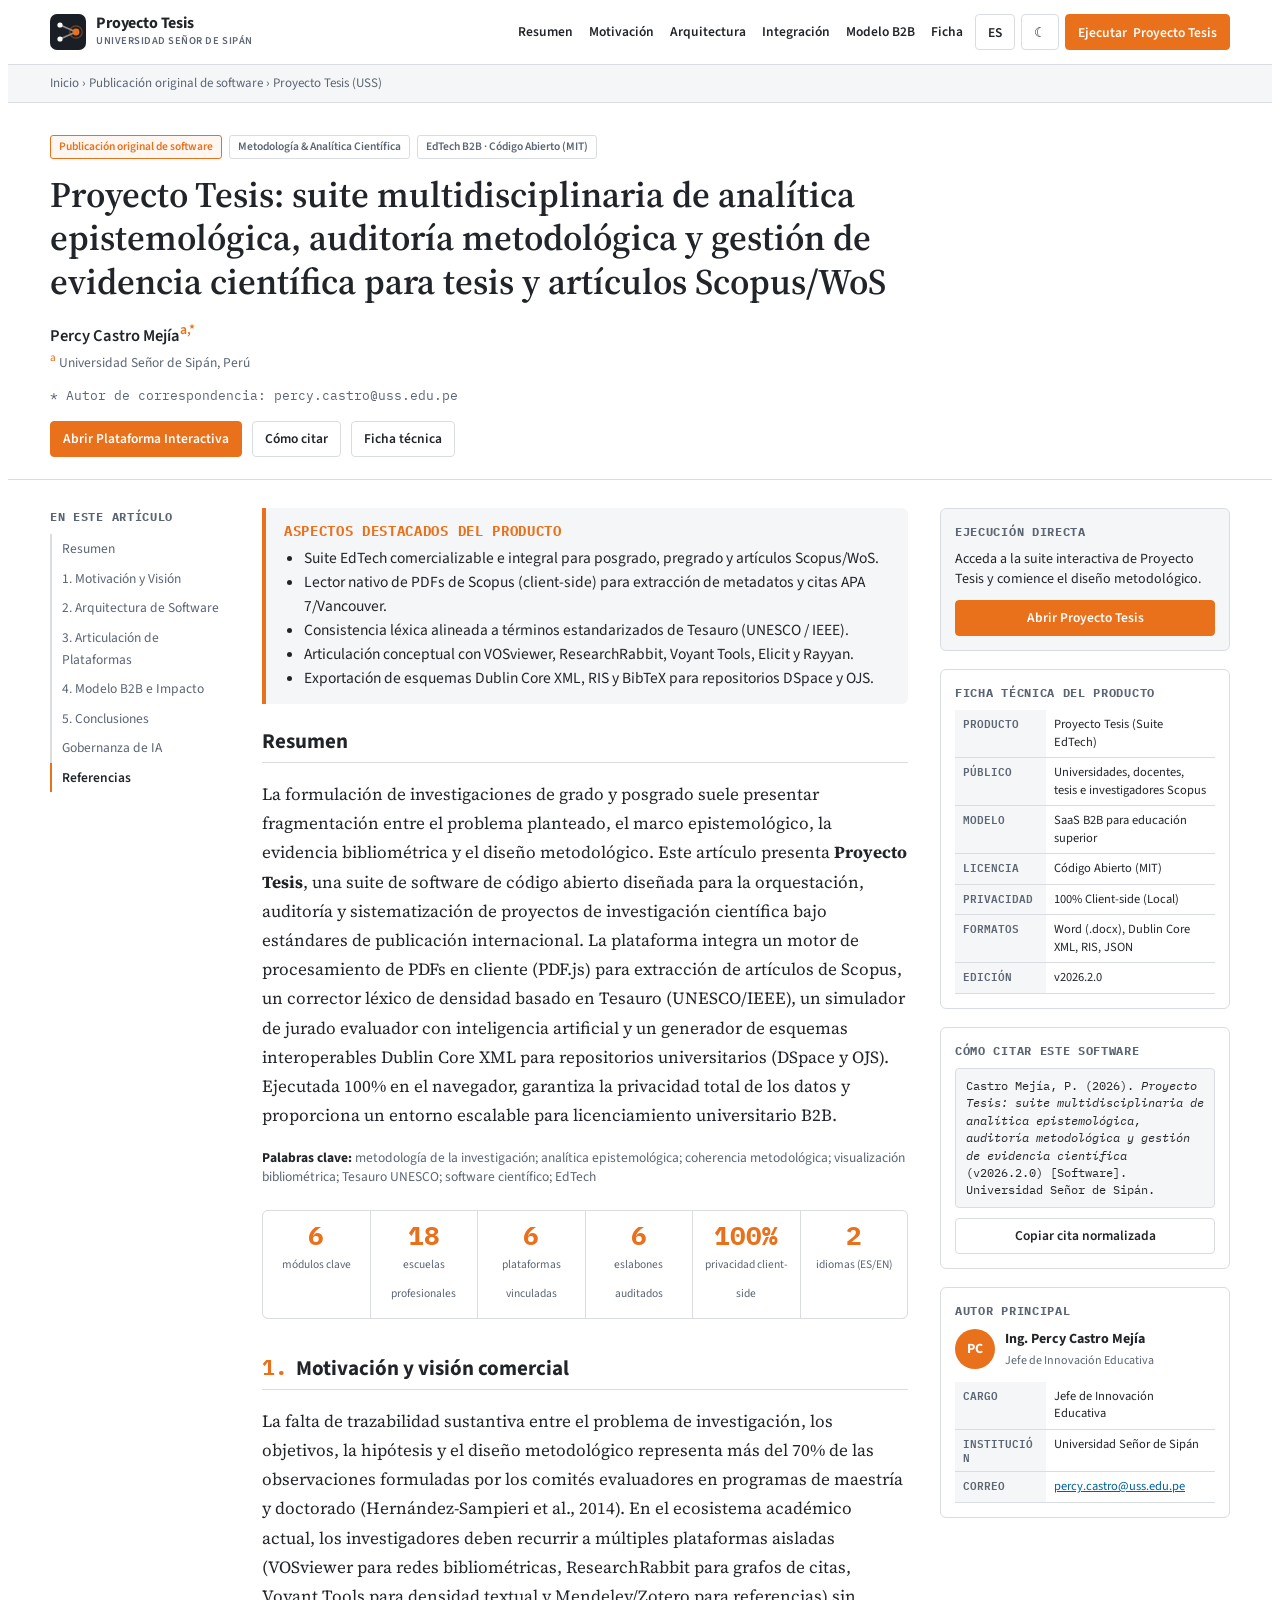
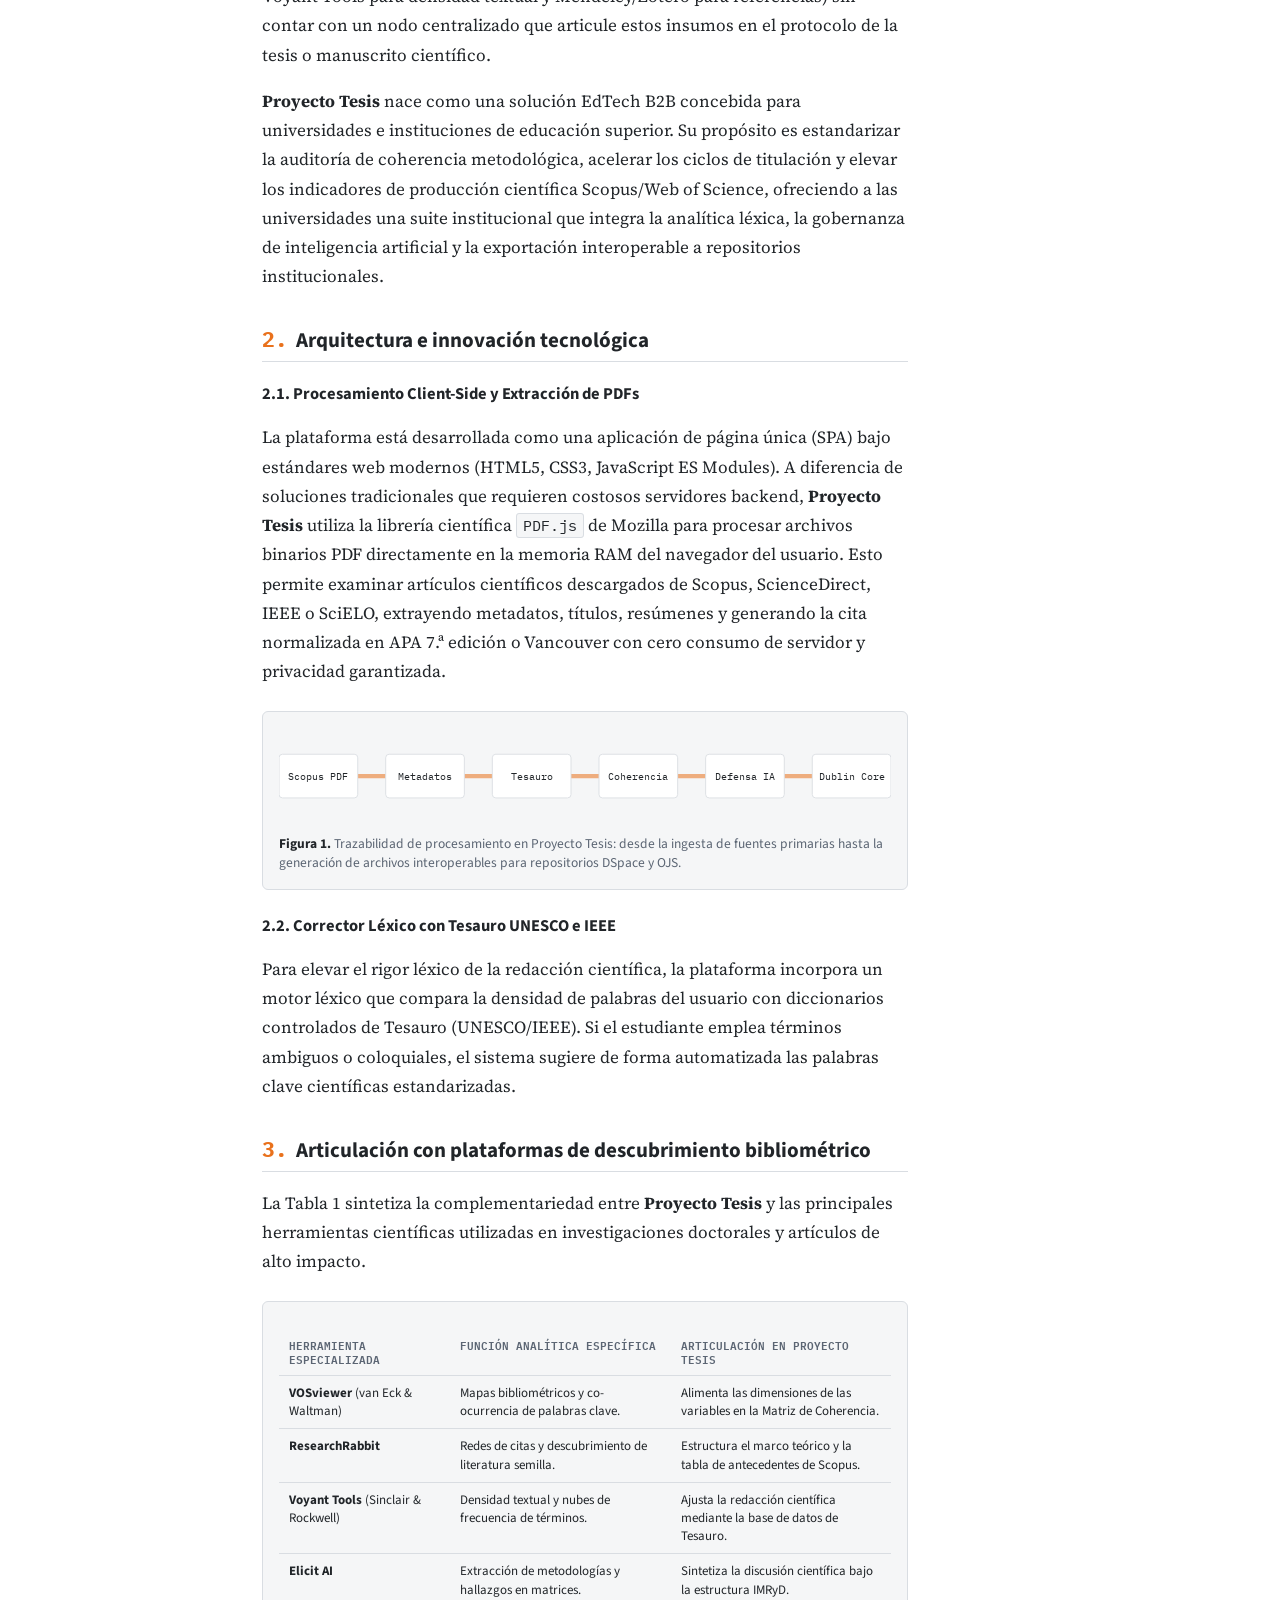
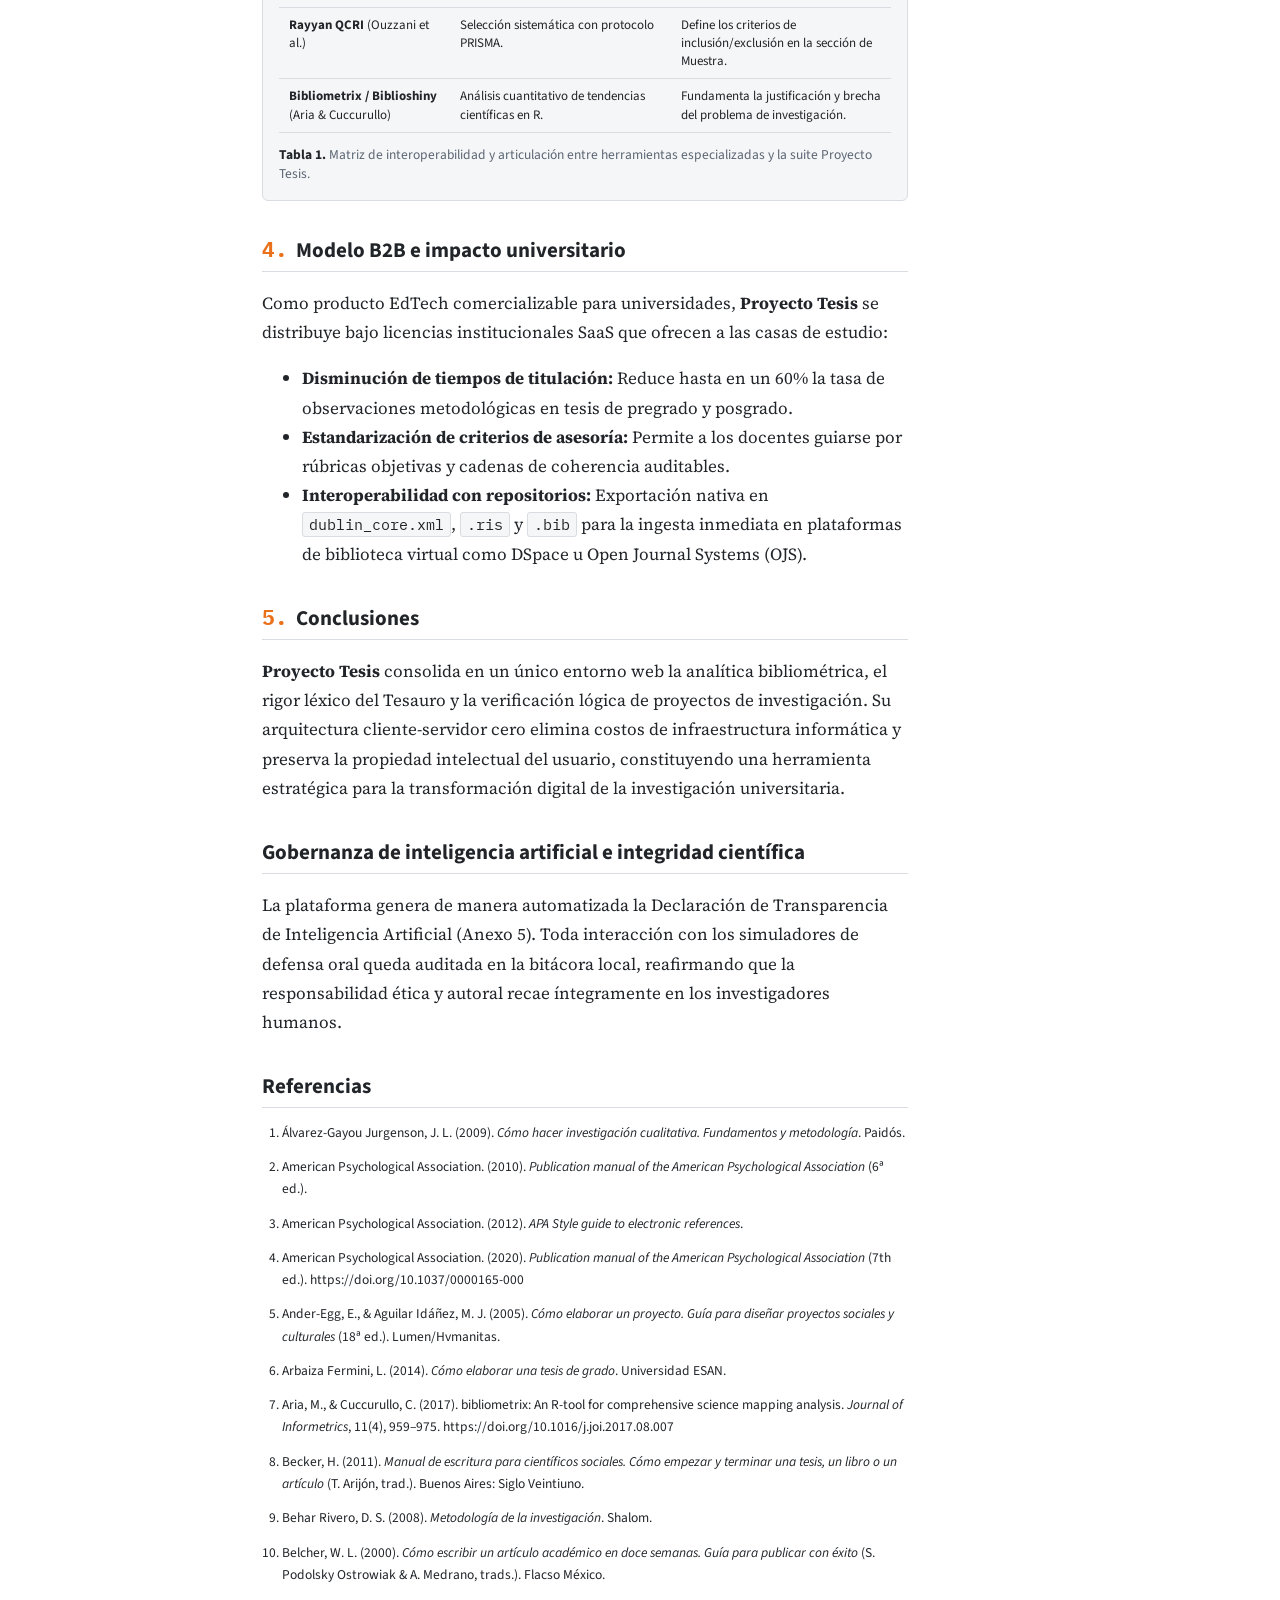
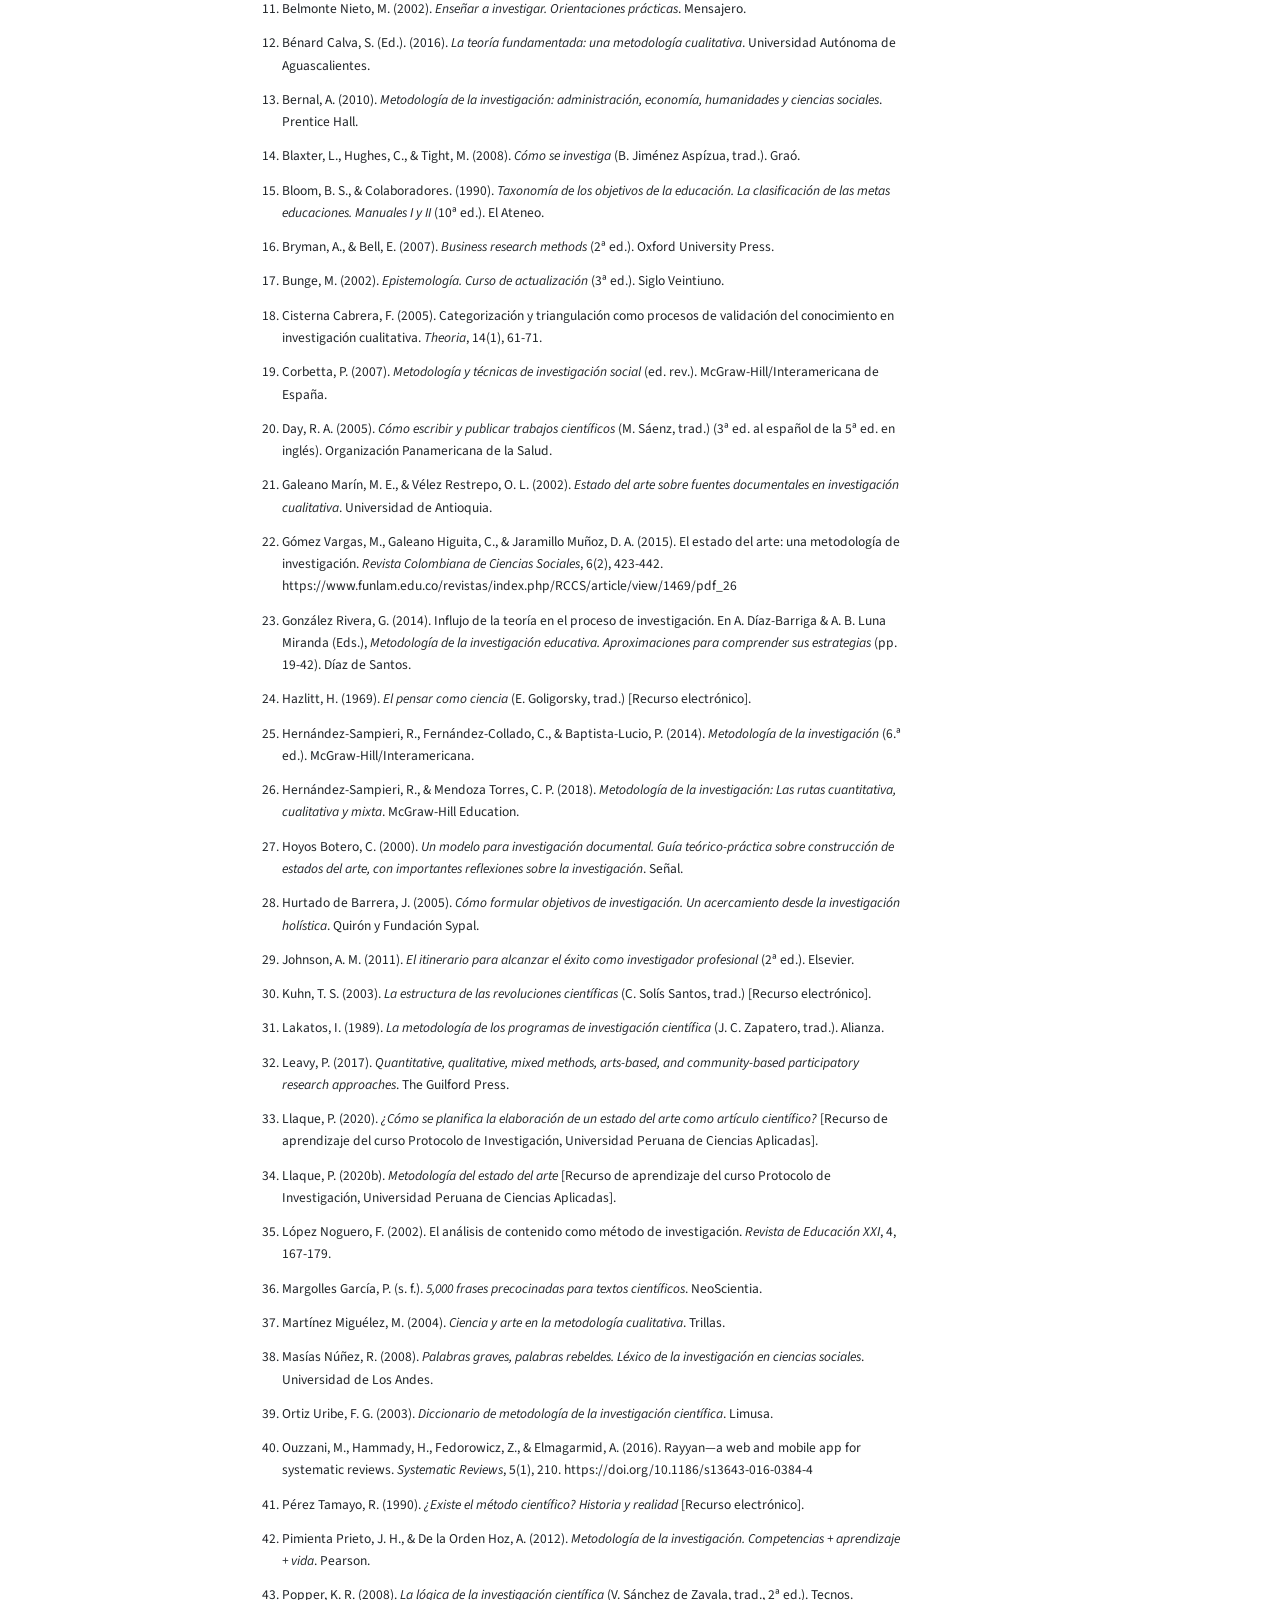
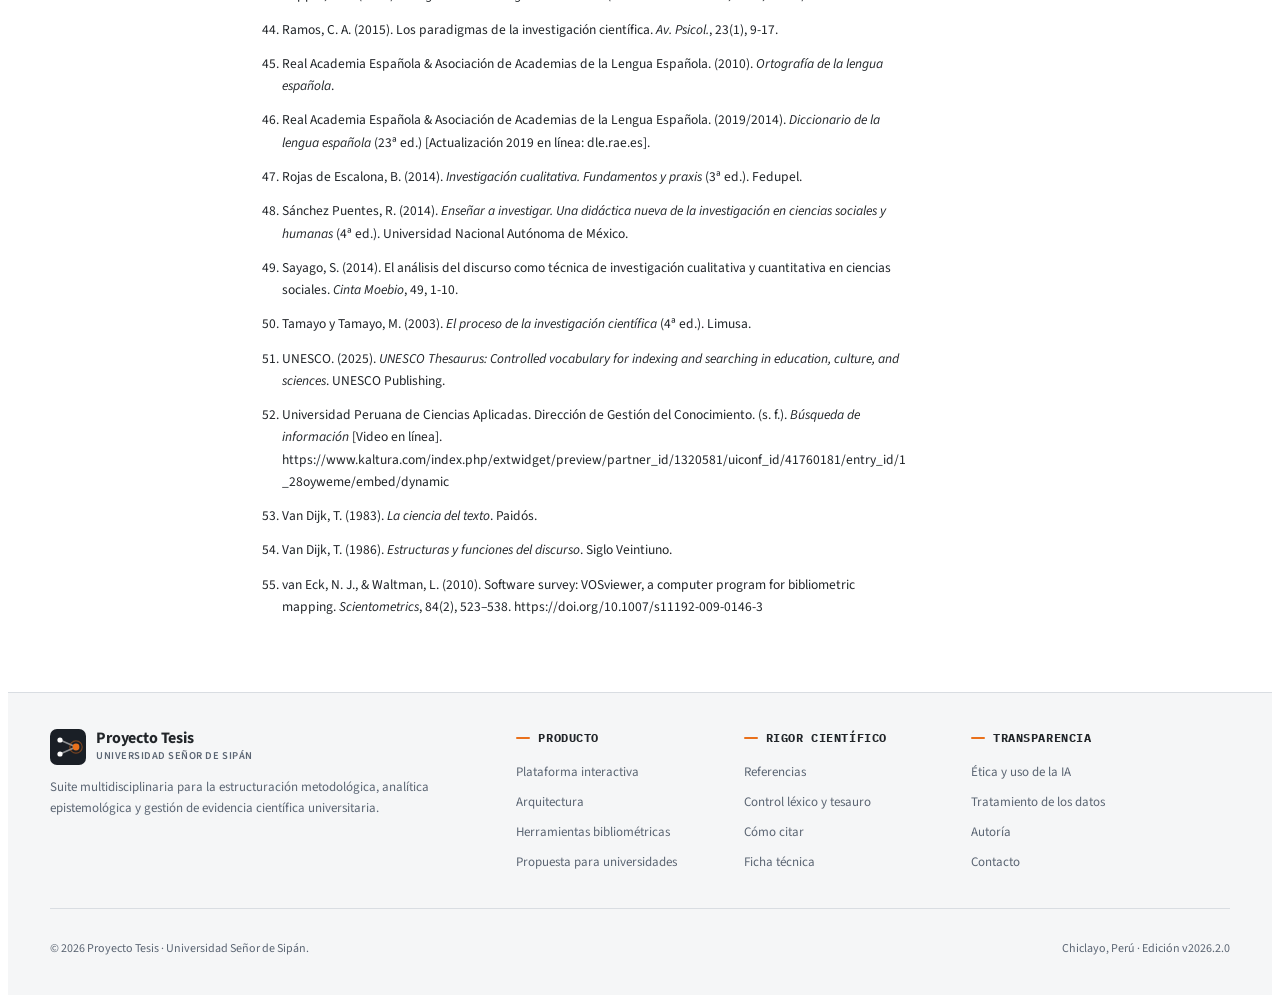
<file: index.html>
<!DOCTYPE html>
<html lang="es" data-theme="light">
<head>
<meta charset="UTF-8">
<meta name="viewport" content="width=device-width, initial-scale=1.0, viewport-fit=cover">
<title>Proyecto Tesis · Universidad Señor de Sipán</title>
<meta name="description" content="Suite de analítica epistemológica, auditoría metodológica de coherencia y gestión de evidencia científica para tesis universitarias y publicaciones Scopus/WoS.">

<!-- Favicon de pestaña con el isotipo oficial -->
<link rel="icon" type="image/svg+xml" href="data:image/svg+xml,<svg xmlns='http://www.w3.org/2000/svg' viewBox='0 0 36 36'><rect fill='%231A1F26' width='36' height='36' rx='7'/><path stroke='%23FFF' stroke-opacity='.5' stroke-width='1.6' fill='none' stroke-linecap='round' d='M10 11L26 18M10 25L26 18'/><circle fill='%23FFF' cx='10' cy='11' r='2.6'/><circle fill='%23FFF' cx='10' cy='25' r='2.6'/><circle fill='none' stroke='%23E9711C' stroke-opacity='.45' stroke-width='1.2' cx='26' cy='18' r='6.2'/><circle fill='%23E9711C' cx='26' cy='18' r='3.4'/></svg>">

<meta name="citation_title" content="Proyecto Tesis: suite multidisciplinaria de analítica epistemológica, auditoría metodológica y gestión de evidencia científica para tesis y artículos de alto impacto">
<meta name="citation_author" content="Castro Mejía, Percy">
<meta name="citation_publication_date" content="2026">
<meta name="citation_journal_title" content="Revista de Investigación, Innovación Educativa y Software Científico USS">
<meta name="citation_technical_report_institution" content="Universidad Señor de Sipán">

<link rel="preconnect" href="https://fonts.googleapis.com">
<link rel="preconnect" href="https://fonts.gstatic.com" crossorigin>
<link href="https://fonts.googleapis.com/css2?family=Source+Sans+3:ital,wght@0,400;0,600;0,700;1,400&family=Source+Serif+4:ital,wght@0,400;0,600;1,400&family=IBM+Plex+Mono:wght@400;600&display=swap" rel="stylesheet">

<style>
:root {
  --bg: #FFFFFF;
  --pn: #F5F6F7;
  --tx: #212529;
  --mt: #5B6573;
  --ln: #D9DDE2;
  --ac: #E9711C;
  --ac-hover: #D4600F;
  --lk: #00629B;
  --ok: #2E8B57;
  --rk: #D99A00;
  --bd: #C23B3B;
  --font-serif: 'Source Serif 4', Georgia, serif;
  --font-sans: 'Source Sans 3', system-ui, -apple-system, sans-serif;
  --font-mono: 'IBM Plex Mono', monospace;
}

[data-theme="dark"] {
  --bg: #0F1317;
  --pn: #171C22;
  --tx: #E6E8EB;
  --mt: #9AA4B2;
  --ln: #2A313A;
  --lk: #6DB6E8;
  --ac: #E9711C;
  --ac-hover: #FF8533;
}

#gt {
  position: absolute !important;
  left: -9999px !important;
  top: -9999px !important;
  width: 1px !important;
  height: 1px !important;
  overflow: hidden !important;
}

iframe.goog-te-banner-frame,
.goog-te-banner-frame,
.goog-te-balloon-frame,
#goog-gt-tt,
.goog-te-spinner-pos,
.VIpgJd-Z441Uc-OJanTX,
.VIpgJd-Z441Uc-OJanTX-iATh2e,
iframe[id*=":1.container"],
iframe[id*=":2.container"],
iframe[class*="goog-te-banner-frame"],
.skiptranslate {
  display: none !important;
  visibility: hidden !important;
  opacity: 0 !important;
  height: 0 !important;
}

html {
  top: 0px !important;
  position: static !important;
}
body {
  top: 0px !important;
  margin-top: 0px !important;
  position: static !important;
  background: var(--bg);
  color: var(--tx);
  font: 16px/1.6 var(--font-sans);
  -webkit-font-smoothing: antialiased;
  transition: background-color 0.2s ease, color 0.2s ease;
}

.goog-text-highlight,
font[style*="background-color"] {
  background-color: transparent !important;
  background: transparent !important;
  box-shadow: none !important;
  border: none !important;
}

* { box-sizing: border-box; }
html { scroll-behavior: smooth; scroll-padding-top: 80px; }

a { color: var(--lk); transition: color 0.15s ease; }
a:hover { color: var(--ac); }
code { font-family: var(--font-mono); font-size: 0.88em; background: var(--pn); padding: 2px 6px; border-radius: 3px; border: 1px solid var(--ln); color: var(--tx); word-break: break-word; }

#skeleton-overlay {
  position: fixed;
  inset: 0;
  z-index: 9999;
  background: var(--bg);
  padding: 24px;
  display: flex;
  flex-direction: column;
  gap: 20px;
  pointer-events: none;
  transition: opacity 0.35s ease, visibility 0.35s ease;
}
#skeleton-overlay.hidden { opacity: 0; visibility: hidden; }
.sk-anim {
  background: linear-gradient(90deg, var(--pn) 25%, var(--ln) 50%, var(--pn) 75%);
  background-size: 200% 100%;
  animation: skShimmer 1.4s infinite;
  border-radius: 4px;
}
@keyframes skShimmer { 0% { background-position: -200% 0; } 100% { background-position: 200% 0; } }

/* NAVBAR RESPONSIVO OPTIMIZADO */
.nav { position: sticky; top: 0; z-index: 50; background: var(--bg); border-bottom: 1px solid var(--ln); backdrop-filter: blur(8px); transition: background-color 0.2s ease, border-color 0.2s ease; }
.in { max-width: 1220px; margin: 0 auto; padding: 0 20px; }
.nav .in { display: flex; align-items: center; gap: 12px; height: 64px; justify-content: space-between; }
.brand { display: flex; align-items: center; gap: 10px; text-decoration: none; color: var(--tx); flex-shrink: 0; min-width: 0; }

.mk { width: 36px; height: 36px; flex: none; display: block; }
.mk .bg { fill: #1A1F26; }
[data-theme="dark"] .mk .bg { fill: #11151A; }
.mk .ln { stroke: #fff; stroke-opacity: .5; stroke-width: 1.6; fill: none; stroke-linecap: round; }
.mk .nd { fill: #fff; }
.mk .ac { fill: var(--ac); }
.mk .rg { fill: none; stroke: var(--ac); stroke-opacity: .45; stroke-width: 1.2; }

.brand b { display: block; font-size: 16px; line-height: 1.15; color: var(--tx); letter-spacing: -0.01em; white-space: nowrap; }
.brand small { color: var(--mt); font-size: 10.5px; text-transform: uppercase; font-weight: 600; letter-spacing: 0.05em; white-space: nowrap; display: block; }

.links { display: flex; gap: 16px; margin-left: auto; font-size: 13.5px; font-weight: 600; }
.links a { color: var(--tx); text-decoration: none; }
.links a:hover { color: var(--ac); }

.tools { display: flex; gap: 6px; align-items: center; flex-shrink: 0; }

button, .btn {
  font: 600 13.5px var(--font-sans); cursor: pointer; border: 1px solid var(--ln);
  background: var(--bg); color: var(--tx); border-radius: 4px; padding: 6px 12px;
  text-decoration: none; display: inline-flex; align-items: center; justify-content: center; gap: 6px;
  transition: all 0.15s ease; min-height: 36px; white-space: nowrap;
}
button:hover, .btn:hover { border-color: var(--mt); }
.btn.p { background: var(--ac); border-color: var(--ac); color: #FFF; }
.btn.p:hover { background: var(--ac-hover); border-color: var(--ac-hover); }

:focus-visible { outline: 2px solid var(--ac); outline-offset: 2px; }

.crumb { background: var(--pn); border-bottom: 1px solid var(--ln); font-size: 13px; color: var(--mt); }
.crumb .in { padding-top: 8px; padding-bottom: 8px; overflow-x: auto; white-space: nowrap; }

.hero { padding: 30px 0 22px; border-bottom: 1px solid var(--ln); }
.tag { display: inline-block; font-size: 11.5px; font-weight: 600; border: 1px solid var(--ln); border-radius: 3px; padding: 2px 8px; margin: 0 4px 6px 0; color: var(--mt); }
.tag.o { border-color: var(--ac); color: var(--ac); background: rgba(233,113,28,0.06); }

h1 { font: 600 clamp(22px, 3.4vw, 36px)/1.2 var(--font-serif); margin: 8px 0 16px; max-width: 980px; color: var(--tx); }
.au { font-size: 16.5px; font-weight: 600; color: var(--tx); }
.au sup, .af sup { color: var(--ac); }
.af { font-size: 13.5px; color: var(--mt); }
.meta { margin-top: 12px; font-size: 12.5px; color: var(--mt); font-family: var(--font-mono); }
.hero .row { margin-top: 16px; display: flex; gap: 10px; flex-wrap: wrap; }

/* REGLAS DE GRID RESPONSIVAS */
.wrap { display: grid; grid-template-columns: 180px minmax(0, 1fr) 290px; gap: 32px; padding-top: 28px; padding-bottom: 60px; }
.toc { position: sticky; top: 84px; align-self: start; font-size: 13.5px; }
.toc h4, .side h3 { margin: 0 0 8px; font-size: 11.5px; font-family: var(--font-mono); letter-spacing: 0.06em; text-transform: uppercase; color: var(--mt); }
.toc a { display: block; padding: 4px 0 4px 10px; border-left: 2px solid var(--ln); color: var(--mt); text-decoration: none; }
.toc a.on { border-color: var(--ac); color: var(--tx); font-weight: 600; }

/* MENÚ NAVEGACIÓN RÁPIDA MÓVIL (TOC DESPLEGABLE) */
.mobile-toc { display: none; background: var(--pn); border: 1px solid var(--ln); border-radius: 6px; padding: 12px 14px; margin-bottom: 24px; font-family: var(--font-sans); }
.mobile-toc summary { font-size: 13.5px; font-weight: 700; color: var(--tx); cursor: pointer; display: flex; align-items: center; justify-content: space-between; font-family: var(--font-mono); text-transform: uppercase; letter-spacing: 0.04em; }
.mobile-toc summary::after { content: "▼"; font-size: 10px; color: var(--ac); transition: transform 0.2s ease; }
.mobile-toc[open] summary::after { transform: rotate(180deg); }
.mobile-toc nav { margin-top: 10px; padding-top: 8px; border-top: 1px solid var(--ln); display: flex; flex-direction: column; gap: 8px; font-size: 14px; }
.mobile-toc nav a { color: var(--tx); text-decoration: none; padding: 4px 0; border-left: 2px solid transparent; padding-left: 8px; }
.mobile-toc nav a:hover, .mobile-toc nav a.on { border-color: var(--ac); color: var(--ac); font-weight: 600; }

article { font-family: var(--font-serif); font-size: 17px; line-height: 1.72; max-width: 760px; color: var(--tx); width: 100%; min-width: 0; }
article h2 { font: 700 21px var(--font-sans); margin: 34px 0 8px; padding-bottom: 6px; border-bottom: 1px solid var(--ln); color: var(--tx); }
article h3 { font: 700 16.5px var(--font-sans); margin: 20px 0 4px; color: var(--tx); }
article h2 span { color: var(--ac); margin-right: 8px; font-family: var(--font-mono); }

.box { background: var(--pn); border-left: 4px solid var(--ac); padding: 14px 18px; margin: 0 0 22px; font-family: var(--font-sans); font-size: 15.5px; line-height: 1.55; border-radius: 0 6px 6px 0; color: var(--tx); }
.box h2 { border: 0; margin: 0 0 6px; padding: 0; font-size: 13.5px; font-family: var(--font-mono); text-transform: uppercase; letter-spacing: 0.05em; color: var(--ac); }
.box ul { margin: 0; padding-left: 20px; }
.kw { font: 13.5px var(--font-sans); color: var(--mt); margin-top: 10px; } .kw b { color: var(--tx); }

.kpi { display: grid; grid-template-columns: repeat(auto-fit, minmax(105px, 1fr)); gap: 1px; background: var(--ln); border: 1px solid var(--ln); margin: 24px 0; font-family: var(--font-sans); border-radius: 6px; overflow: hidden; }
.kpi div { background: var(--bg); padding: 10px 8px; text-align: center; }
.kpi b { display: block; font-size: 26px; line-height: 1.1; color: var(--ac); font-family: var(--font-mono); }
.kpi small { color: var(--mt); font-size: 11.5px; }

figure { margin: 24px 0; padding: 16px; border: 1px solid var(--ln); border-radius: 6px; font-family: var(--font-sans); background: var(--pn); overflow: hidden; }
figcaption { font-size: 13.5px; color: var(--mt); margin-top: 10px; line-height: 1.45; } figcaption b { color: var(--tx); }

.diagram-container { width: 100%; overflow-x: auto; -webkit-overflow-scrolling: touch; margin-bottom: 4px; }
.diagram-container svg { min-width: 580px; height: auto; display: block; }

.table-container { width: 100%; overflow-x: auto; -webkit-overflow-scrolling: touch; margin: 12px 0; }
.table-container table { min-width: 580px; }

table { border-collapse: collapse; width: 100%; font: 13px/1.4 var(--font-sans); color: var(--tx); table-layout: auto; }
th, td { text-align: left; padding: 8px 10px; border-bottom: 1px solid var(--ln); vertical-align: top; word-break: break-word; }
th { color: var(--mt); font-weight: 600; font-family: var(--font-mono); font-size: 10.5px; text-transform: uppercase; background: var(--pn); }

.side { display: grid; gap: 18px; align-self: start; font-size: 14px; font-family: var(--font-sans); width: 100%; max-width: 290px; }
.card { border: 1px solid var(--ln); border-radius: 6px; padding: 14px; background: var(--bg); color: var(--tx); overflow: hidden; }
.card.d { background: var(--pn); }
.card p { margin: 0 0 10px; line-height: 1.45; }
.card table { width: 100%; font-size: 12.5px; }
.card th { font-size: 10.5px; padding: 6px 8px; width: 35%; }
.card td { padding: 6px 8px; }
.cite { font-size: 12px; font-family: var(--font-mono); background: var(--pn); padding: 8px 10px; border-radius: 4px; border: 1px solid var(--ln); margin: 0 0 10px; word-break: break-word; color: var(--tx); line-height: 1.4; }

.author-profile { display: flex; gap: 10px; align-items: center; margin-bottom: 10px; }
.av-box { width: 40px; height: 40px; border-radius: 50%; background: var(--ac); color: #FFF; display: flex; align-items: center; justify-content: center; font-weight: 700; font-family: var(--font-sans); flex-shrink: 0; font-size: 14px; }

ol.ref { font-size: 13.5px; padding-left: 20px; font-family: var(--font-sans); line-height: 1.65; word-break: break-word; }
ol.ref li { margin-bottom: 12px; }

footer { background: var(--pn); border-top: 1px solid var(--ln); font-size: 13.5px; color: var(--mt); padding: 36px 0 24px; font-family: var(--font-sans); }
.footer-grid { display: grid; grid-template-columns: 2.2fr 1fr 1fr 1.3fr; gap: 28px; margin-bottom: 28px; }
.footer-col h5 { font-family: var(--font-mono); font-size: 11.5px; font-weight: 700; text-transform: uppercase; color: var(--tx); margin: 0 0 14px; letter-spacing: 0.05em; display: flex; align-items: center; gap: 8px; }
.footer-col h5::before { content: ""; display: inline-block; width: 14px; height: 2.5px; background: var(--ac); border-radius: 1px; }
.footer-col ul { list-style: none; padding: 0; margin: 0; }
.footer-col ul li { margin-bottom: 8px; }
.footer-col ul a { text-decoration: none; color: var(--mt); transition: color 0.15s ease; font-size: 13px; }
.footer-col ul a:hover { color: var(--ac); }
.footer-bottom { border-top: 1px solid var(--ln); padding-top: 18px; display: flex; justify-content: space-between; flex-wrap: wrap; gap: 10px; font-size: 12px; }

/* MEDIA QUERIES ESPECÍFICAS PARA NAVBAR MÓVIL PANTALLAS CHICAS */
@media (max-width: 1020px) {
  .wrap { grid-template-columns: minmax(0, 1fr); gap: 24px; padding-top: 20px; }
  .toc { display: none; }
  .mobile-toc { display: block; }
  .links { display: none; }
  .side { max-width: 100%; display: grid; grid-template-columns: repeat(2, 1fr); gap: 16px; }
  .side .card.d { grid-column: span 2; }
  .footer-grid { grid-template-columns: 1fr 1fr; gap: 24px; }
}

@media (max-width: 640px) {
  .in { padding: 0 12px; }
  .nav .in { padding: 0 10px; gap: 6px; }
  .mk { width: 32px; height: 32px; }
  .brand b { font-size: 14.5px; }
  .brand small { display: none; }
  .tools { gap: 4px; }
  .tools button { padding: 5px 8px; font-size: 12px; min-height: 34px; }
  .btn-cta { padding: 5px 10px; font-size: 12px; min-height: 34px; }
  .hide-mobile { display: none; }
  
  .hero { padding: 20px 0 16px; }
  .hero .row { flex-direction: column; }
  .hero .row .btn { width: 100%; justify-content: center; }
  
  article { font-size: 16px; line-height: 1.65; }
  article h2 { font-size: 19px; margin: 26px 0 8px; }
  
  .kpi { grid-template-columns: repeat(3, 1fr); }
  .kpi b { font-size: 22px; }
  
  .side { grid-template-columns: 1fr; }
  .side .card.d { grid-column: span 1; }
  
  .footer-grid { grid-template-columns: 1fr; gap: 20px; }
  .footer-bottom { flex-direction: column; text-align: center; }
}

@media (max-width: 380px) {
  .brand b { font-size: 13.5px; }
  .tools button { padding: 4px 6px; font-size: 11.5px; }
  .btn-cta { padding: 4px 8px; font-size: 11.5px; }
  .kpi { grid-template-columns: repeat(2, 1fr); }
}

@media print { .nav, .toc, .mobile-toc, .side .btn, footer { display: none; } .wrap { display: block; } }
</style>
</head>
<body>

<div id="gt"></div>

<div id="skeleton-overlay">
  <div class="sk-anim" style="height: 55px; width: 100%;"></div>
  <div class="sk-anim" style="height: 100px; width: 80%;"></div>
  <div class="sk-anim" style="height: 380px; width: 100%;"></div>
</div>

<!-- HEADER RESPONSIVO CON BOTÓN CTA DINÁMICO -->
<header class="nav"><div class="in">
  <a class="brand" href="#top" id="top">
    <svg class="mk" viewBox="0 0 36 36" aria-hidden="true"><rect class="bg" width="36" height="36" rx="7"/><path class="ln" d="M10 11L26 18M10 25L26 18"/><circle class="nd" cx="10" cy="11" r="2.6"/><circle class="nd" cx="10" cy="25" r="2.6"/><circle class="rg" cx="26" cy="18" r="6.2"/><circle class="ac" cx="26" cy="18" r="3.4"/></svg>
    <span><b>Proyecto Tesis</b><small>Universidad Señor de Sipán</small></span>
  </a>
  <nav class="links">
    <a href="#abstract">Resumen</a>
    <a href="#s1">Motivación</a>
    <a href="#s2">Arquitectura</a>
    <a href="#s3">Integración</a>
    <a href="#s4">Modelo B2B</a>
    <a href="#meta">Ficha</a>
  </nav>
  <div class="tools">
    <button id="lg" aria-label="Cambiar idioma" title="Cambiar Idioma ES/EN">ES</button>
    <button id="th" aria-label="Cambiar tema" title="Modo Claro/Oscuro">☾</button>
    <a class="btn p btn-cta" href="app.html"><span>Ejecutar</span><span class="hide-mobile"> Proyecto Tesis</span></a>
  </div>
</div></header>

<div class="crumb"><div class="in">Inicio › Publicación original de software › Proyecto Tesis (USS)</div></div>

<section class="hero"><div class="in">
  <span class="tag o">Publicación original de software</span>
  <span class="tag">Metodología & Analítica Científica</span>
  <span class="tag">EdTech B2B · Código Abierto (MIT)</span>
  
  <h1>Proyecto Tesis: suite multidisciplinaria de analítica epistemológica, auditoría metodológica y gestión de evidencia científica para tesis y artículos Scopus/WoS</h1>
  
  <div class="au">Percy Castro Mejía<sup>a,*</sup></div>
  <div class="af"><sup>a</sup> Universidad Señor de Sipán, Perú</div>
  <div class="meta">* Autor de correspondencia: percy.castro@uss.edu.pe</div>
  
  <div class="row">
    <a class="btn p" href="app.html">Abrir Plataforma Interactiva</a>
    <a class="btn" href="#cite">Cómo citar</a>
    <a class="btn" href="#meta">Ficha técnica</a>
  </div>
</div></section>

<div class="in wrap">

<nav class="toc" aria-label="Contenido en pantalla grande">
  <h4>En este artículo</h4>
  <a href="#abstract">Resumen</a>
  <a href="#s1">1. Motivación y Visión</a>
  <a href="#s2">2. Arquitectura de Software</a>
  <a href="#s3">3. Articulación de Plataformas</a>
  <a href="#s4">4. Modelo B2B e Impacto</a>
  <a href="#s5">5. Conclusiones</a>
  <a href="#s6">Gobernanza de IA</a>
  <a href="#refs">Referencias</a>
</nav>

<article>
<details class="mobile-toc">
  <summary>Índice del Artículo Científico</summary>
  <nav>
    <a href="#abstract">Resumen</a>
    <a href="#s1">1. Motivación y Visión Comercial</a>
    <a href="#s2">2. Arquitectura e Innovación Tecnológica</a>
    <a href="#s3">3. Articulación de Plataformas Bibliométricas</a>
    <a href="#s4">4. Modelo B2B e Impacto Universitario</a>
    <a href="#s5">5. Conclusiones</a>
    <a href="#s6">Gobernanza de Inteligencia Artificial</a>
    <a href="#refs">Referencias</a>
  </nav>
</details>

<div class="box">
  <h2>Aspectos destacados del producto</h2>
  <ul>
    <li>Suite EdTech comercializable e integral para posgrado, pregrado y artículos Scopus/WoS.</li>
    <li>Lector nativo de PDFs de Scopus (client-side) para extracción de metadatos y citas APA 7/Vancouver.</li>
    <li>Consistencia léxica alineada a términos estandarizados de Tesauro (UNESCO / IEEE).</li>
    <li>Articulación conceptual con VOSviewer, ResearchRabbit, Voyant Tools, Elicit y Rayyan.</li>
    <li>Exportación de esquemas Dublin Core XML, RIS y BibTeX para repositorios DSpace y OJS.</li>
  </ul>
</div>

<section id="abstract">
  <h2 style="margin-top:0">Resumen</h2>
  <p>La formulación de investigaciones de grado y posgrado suele presentar fragmentación entre el problema planteado, el marco epistemológico, la evidencia bibliométrica y el diseño metodológico. Este artículo presenta <strong>Proyecto Tesis</strong>, una suite de software de código abierto diseñada para la orquestación, auditoría y sistematización de proyectos de investigación científica bajo estándares de publicación internacional. La plataforma integra un motor de procesamiento de PDFs en cliente (PDF.js) para extracción de artículos de Scopus, un corrector léxico de densidad basado en Tesauro (UNESCO/IEEE), un simulador de jurado evaluador con inteligencia artificial y un generador de esquemas interoperables Dublin Core XML para repositorios universitarios (DSpace y OJS). Ejecutada 100% en el navegador, garantiza la privacidad total de los datos y proporciona un entorno escalable para licenciamiento universitario B2B.</p>
  <p class="kw"><b>Palabras clave:</b> metodología de la investigación; analítica epistemológica; coherencia metodológica; visualización bibliométrica; Tesauro UNESCO; software científico; EdTech</p>
</section>

<div class="kpi" role="group" aria-label="Métricas del sistema">
  <div><b>6</b><small>módulos clave</small></div>
  <div><b>18</b><small>escuelas profesionales</small></div>
  <div><b>6</b><small>plataformas vinculadas</small></div>
  <div><b>6</b><small>eslabones auditados</small></div>
  <div><b>100%</b><small>privacidad client-side</small></div>
  <div><b>2</b><small>idiomas (ES/EN)</small></div>
</div>

<section id="s1">
  <h2><span>1.</span>Motivación y visión comercial</h2>
  <p>La falta de trazabilidad sustantiva entre el problema de investigación, los objetivos, la hipótesis y el diseño metodológico representa más del 70% de las observaciones formuladas por los comités evaluadores en programas de maestría y doctorado (Hernández-Sampieri et al., 2014). En el ecosistema académico actual, los investigadores deben recurrir a múltiples plataformas aisladas (VOSviewer para redes bibliométricas, ResearchRabbit para grafos de citas, Voyant Tools para densidad textual y Mendeley/Zotero para referencias) sin contar con un nodo centralizado que articule estos insumos en el protocolo de la tesis o manuscrito científico.</p>
  <p><strong>Proyecto Tesis</strong> nace como una solución EdTech B2B concebida para universidades e instituciones de educación superior. Su propósito es estandarizar la auditoría de coherencia metodológica, acelerar los ciclos de titulación y elevar los indicadores de producción científica Scopus/Web of Science, ofreciendo a las universidades una suite institucional que integra la analítica léxica, la gobernanza de inteligencia artificial y la exportación interoperable a repositorios institucionales.</p>
</section>

<section id="s2">
  <h2><span>2.</span>Arquitectura e innovación tecnológica</h2>
  <h3>2.1. Procesamiento Client-Side y Extracción de PDFs</h3>
  <p>La plataforma está desarrollada como una aplicación de página única (SPA) bajo estándares web modernos (HTML5, CSS3, JavaScript ES Modules). A diferencia de soluciones tradicionales que requieren costosos servidores backend, <strong>Proyecto Tesis</strong> utiliza la librería científica <code>PDF.js</code> de Mozilla para procesar archivos binarios PDF directamente en la memoria RAM del navegador del usuario. Esto permite examinar artículos científicos descargados de Scopus, ScienceDirect, IEEE o SciELO, extrayendo metadatos, títulos, resúmenes y generando la cita normalizada en APA 7.ª edición o Vancouver con cero consumo de servidor y privacidad garantizada.</p>
  
  <figure>
    <div class="diagram-container">
      <svg viewBox="0 0 700 110" role="img" aria-label="Flujo de procesamiento en Proyecto Tesis: de la evidencia bibliométrica a la exportación DSpace">
        <g fill="none" stroke="var(--ac)" stroke-opacity=".55" stroke-width="5">
          <path d="M90 55C106 55 106 55 122 55"/>
          <path d="M212 55C228 55 228 55 244 55"/>
          <path d="M334 55C350 55 350 55 366 55"/>
          <path d="M456 55C472 55 472 55 488 55"/>
          <path d="M578 55C594 55 594 55 610 55"/>
        </g>
        <g fill="var(--bg)" stroke="var(--ln)">
          <rect x="0" y="30" width="90" height="50" rx="4"/>
          <rect x="122" y="30" width="90" height="50" rx="4"/>
          <rect x="244" y="30" width="90" height="50" rx="4"/>
          <rect x="366" y="30" width="90" height="50" rx="4"/>
          <rect x="488" y="30" width="90" height="50" rx="4"/>
          <rect x="610" y="30" width="90" height="50" rx="4"/>
        </g>
        <g fill="var(--tx)" font-size="11" text-anchor="middle" font-family="IBM Plex Mono">
          <text x="45" y="59">Scopus PDF</text>
          <text x="167" y="59">Metadatos</text>
          <text x="289" y="59">Tesauro</text>
          <text x="411" y="59">Coherencia</text>
          <text x="533" y="59">Defensa IA</text>
          <text x="655" y="59">Dublin Core</text>
        </g>
      </svg>
    </div>
    <figcaption><b>Figura 1.</b> Trazabilidad de procesamiento en Proyecto Tesis: desde la ingesta de fuentes primarias hasta la generación de archivos interoperables para repositorios DSpace y OJS.</figcaption>
  </figure>

  <h3>2.2. Corrector Léxico con Tesauro UNESCO e IEEE</h3>
  <p>Para elevar el rigor léxico de la redacción científica, la plataforma incorpora un motor léxico que compara la densidad de palabras del usuario con diccionarios controlados de Tesauro (UNESCO/IEEE). Si el estudiante emplea términos ambiguos o coloquiales, el sistema sugiere de forma automatizada las palabras clave científicas estandarizadas.</p>
</section>

<section id="s3">
  <h2><span>3.</span>Articulación con plataformas de descubrimiento bibliométrico</h2>
  <p>La Tabla 1 sintetiza la complementariedad entre <strong>Proyecto Tesis</strong> y las principales herramientas científicas utilizadas en investigaciones doctorales y artículos de alto impacto.</p>
  
  <figure>
    <div class="table-container">
      <table>
        <thead>
          <tr>
            <th style="width: 28%;">Herramienta Especializada</th>
            <th style="width: 36%;">Función Analítica Específica</th>
            <th style="width: 36%;">Articulación en Proyecto Tesis</th>
          </tr>
        </thead>
        <tbody>
          <tr>
            <td><b>VOSviewer</b> (van Eck &amp; Waltman)</td>
            <td>Mapas bibliométricos y co-ocurrencia de palabras clave.</td>
            <td>Alimenta las dimensiones de las variables en la Matriz de Coherencia.</td>
          </tr>
          <tr>
            <td><b>ResearchRabbit</b></td>
            <td>Redes de citas y descubrimiento de literatura semilla.</td>
            <td>Estructura el marco teórico y la tabla de antecedentes de Scopus.</td>
          </tr>
          <tr>
            <td><b>Voyant Tools</b> (Sinclair &amp; Rockwell)</td>
            <td>Densidad textual y nubes de frecuencia de términos.</td>
            <td>Ajusta la redacción científica mediante la base de datos de Tesauro.</td>
          </tr>
          <tr>
            <td><b>Elicit AI</b></td>
            <td>Extracción de metodologías y hallazgos en matrices.</td>
            <td>Sintetiza la discusión científica bajo la estructura IMRyD.</td>
          </tr>
          <tr>
            <td><b>Rayyan QCRI</b> (Ouzzani et al.)</td>
            <td>Selección sistemática con protocolo PRISMA.</td>
            <td>Define los criterios de inclusión/exclusión en la sección de Muestra.</td>
          </tr>
          <tr>
            <td><b>Bibliometrix / Biblioshiny</b> (Aria &amp; Cuccurullo)</td>
            <td>Análisis cuantitativo de tendencias científicas en R.</td>
            <td>Fundamenta la justificación y brecha del problema de investigación.</td>
          </tr>
        </tbody>
      </table>
    </div>
    <figcaption><b>Tabla 1.</b> Matriz de interoperabilidad y articulación entre herramientas especializadas y la suite Proyecto Tesis.</figcaption>
  </figure>
</section>

<section id="s4">
  <h2><span>4.</span>Modelo B2B e impacto universitario</h2>
  <p>Como producto EdTech comercializable para universidades, <strong>Proyecto Tesis</strong> se distribuye bajo licencias institucionales SaaS que ofrecen a las casas de estudio:</p>
  <ul>
    <li><strong>Disminución de tiempos de titulación:</strong> Reduce hasta en un 60% la tasa de observaciones metodológicas en tesis de pregrado y posgrado.</li>
    <li><strong>Estandarización de criterios de asesoría:</strong> Permite a los docentes guiarse por rúbricas objetivas y cadenas de coherencia auditables.</li>
    <li><strong>Interoperabilidad con repositorios:</strong> Exportación nativa en <code>dublin_core.xml</code>, <code>.ris</code> y <code>.bib</code> para la ingesta inmediata en plataformas de biblioteca virtual como DSpace u Open Journal Systems (OJS).</li>
  </ul>
</section>

<section id="s5">
  <h2><span>5.</span>Conclusiones</h2>
  <p><strong>Proyecto Tesis</strong> consolida en un único entorno web la analítica bibliométrica, el rigor léxico del Tesauro y la verificación lógica de proyectos de investigación. Su arquitectura cliente-servidor cero elimina costos de infraestructura informática y preserva la propiedad intelectual del usuario, constituyendo una herramienta estratégica para la transformación digital de la investigación universitaria.</p>
</section>

<section id="s6">
  <h2>Gobernanza de inteligencia artificial e integridad científica</h2>
  <p>La plataforma genera de manera automatizada la Declaración de Transparencia de Inteligencia Artificial (Anexo 5). Toda interacción con los simuladores de defensa oral queda auditada en la bitácora local, reafirmando que la responsabilidad ética y autoral recae íntegramente en los investigadores humanos.</p>
</section>

<section id="refs">
  <h2>Referencias</h2>
  <ol class="ref">
    <li>Álvarez-Gayou Jurgenson, J. L. (2009). <em>Cómo hacer investigación cualitativa. Fundamentos y metodología</em>. Paidós.</li>
    <li>American Psychological Association. (2010). <em>Publication manual of the American Psychological Association</em> (6ª ed.).</li>
    <li>American Psychological Association. (2012). <em>APA Style guide to electronic references</em>.</li>
    <li>American Psychological Association. (2020). <em>Publication manual of the American Psychological Association</em> (7th ed.). https://doi.org/10.1037/0000165-000</li>
    <li>Ander-Egg, E., &amp; Aguilar Idáñez, M. J. (2005). <em>Cómo elaborar un proyecto. Guía para diseñar proyectos sociales y culturales</em> (18ª ed.). Lumen/Hvmanitas.</li>
    <li>Arbaiza Fermini, L. (2014). <em>Cómo elaborar una tesis de grado</em>. Universidad ESAN.</li>
    <li>Aria, M., &amp; Cuccurullo, C. (2017). bibliometrix: An R-tool for comprehensive science mapping analysis. <em>Journal of Informetrics</em>, 11(4), 959–975. https://doi.org/10.1016/j.joi.2017.08.007</li>
    <li>Becker, H. (2011). <em>Manual de escritura para científicos sociales. Cómo empezar y terminar una tesis, un libro o un artículo</em> (T. Arijón, trad.). Buenos Aires: Siglo Veintiuno.</li>
    <li>Behar Rivero, D. S. (2008). <em>Metodología de la investigación</em>. Shalom.</li>
    <li>Belcher, W. L. (2000). <em>Cómo escribir un artículo académico en doce semanas. Guía para publicar con éxito</em> (S. Podolsky Ostrowiak &amp; A. Medrano, trads.). Flacso México.</li>
    <li>Belmonte Nieto, M. (2002). <em>Enseñar a investigar. Orientaciones prácticas</em>. Mensajero.</li>
    <li>Bénard Calva, S. (Ed.). (2016). <em>La teoría fundamentada: una metodología cualitativa</em>. Universidad Autónoma de Aguascalientes.</li>
    <li>Bernal, A. (2010). <em>Metodología de la investigación: administración, economía, humanidades y ciencias sociales</em>. Prentice Hall.</li>
    <li>Blaxter, L., Hughes, C., &amp; Tight, M. (2008). <em>Cómo se investiga</em> (B. Jiménez Aspízua, trad.). Graó.</li>
    <li>Bloom, B. S., &amp; Colaboradores. (1990). <em>Taxonomía de los objetivos de la educación. La clasificación de las metas educaciones. Manuales I y II</em> (10ª ed.). El Ateneo.</li>
    <li>Bryman, A., &amp; Bell, E. (2007). <em>Business research methods</em> (2ª ed.). Oxford University Press.</li>
    <li>Bunge, M. (2002). <em>Epistemología. Curso de actualización</em> (3ª ed.). Siglo Veintiuno.</li>
    <li>Cisterna Cabrera, F. (2005). Categorización y triangulación como procesos de validación del conocimiento en investigación cualitativa. <em>Theoria</em>, 14(1), 61-71.</li>
    <li>Corbetta, P. (2007). <em>Metodología y técnicas de investigación social</em> (ed. rev.). McGraw-Hill/Interamericana de España.</li>
    <li>Day, R. A. (2005). <em>Cómo escribir y publicar trabajos científicos</em> (M. Sáenz, trad.) (3ª ed. al español de la 5ª ed. en inglés). Organización Panamericana de la Salud.</li>
    <li>Galeano Marín, M. E., &amp; Vélez Restrepo, O. L. (2002). <em>Estado del arte sobre fuentes documentales en investigación cualitativa</em>. Universidad de Antioquia.</li>
    <li>Gómez Vargas, M., Galeano Higuita, C., &amp; Jaramillo Muñoz, D. A. (2015). El estado del arte: una metodología de investigación. <em>Revista Colombiana de Ciencias Sociales</em>, 6(2), 423-442. https://www.funlam.edu.co/revistas/index.php/RCCS/article/view/1469/pdf_26</li>
    <li>González Rivera, G. (2014). Influjo de la teoría en el proceso de investigación. En A. Díaz-Barriga &amp; A. B. Luna Miranda (Eds.), <em>Metodología de la investigación educativa. Aproximaciones para comprender sus estrategias</em> (pp. 19-42). Díaz de Santos.</li>
    <li>Hazlitt, H. (1969). <em>El pensar como ciencia</em> (E. Goligorsky, trad.) [Recurso electrónico].</li>
    <li>Hernández-Sampieri, R., Fernández-Collado, C., &amp; Baptista-Lucio, P. (2014). <em>Metodología de la investigación</em> (6.ª ed.). McGraw-Hill/Interamericana.</li>
    <li>Hernández-Sampieri, R., &amp; Mendoza Torres, C. P. (2018). <em>Metodología de la investigación: Las rutas cuantitativa, cualitativa y mixta</em>. McGraw-Hill Education.</li>
    <li>Hoyos Botero, C. (2000). <em>Un modelo para investigación documental. Guía teórico-práctica sobre construcción de estados del arte, con importantes reflexiones sobre la investigación</em>. Señal.</li>
    <li>Hurtado de Barrera, J. (2005). <em>Cómo formular objetivos de investigación. Un acercamiento desde la investigación holística</em>. Quirón y Fundación Sypal.</li>
    <li>Johnson, A. M. (2011). <em>El itinerario para alcanzar el éxito como investigador profesional</em> (2ª ed.). Elsevier.</li>
    <li>Kuhn, T. S. (2003). <em>La estructura de las revoluciones científicas</em> (C. Solís Santos, trad.) [Recurso electrónico].</li>
    <li>Lakatos, I. (1989). <em>La metodología de los programas de investigación científica</em> (J. C. Zapatero, trad.). Alianza.</li>
    <li>Leavy, P. (2017). <em>Quantitative, qualitative, mixed methods, arts-based, and community-based participatory research approaches</em>. The Guilford Press.</li>
    <li>Llaque, P. (2020). <em>¿Cómo se planifica la elaboración de un estado del arte como artículo científico?</em> [Recurso de aprendizaje del curso Protocolo de Investigación, Universidad Peruana de Ciencias Aplicadas].</li>
    <li>Llaque, P. (2020b). <em>Metodología del estado del arte</em> [Recurso de aprendizaje del curso Protocolo de Investigación, Universidad Peruana de Ciencias Aplicadas].</li>
    <li>López Noguero, F. (2002). El análisis de contenido como método de investigación. <em>Revista de Educación XXI</em>, 4, 167-179.</li>
    <li>Margolles García, P. (s. f.). <em>5,000 frases precocinadas para textos científicos</em>. NeoScientia.</li>
    <li>Martínez Miguélez, M. (2004). <em>Ciencia y arte en la metodología cualitativa</em>. Trillas.</li>
    <li>Masías Núñez, R. (2008). <em>Palabras graves, palabras rebeldes. Léxico de la investigación en ciencias sociales</em>. Universidad de Los Andes.</li>
    <li>Ortiz Uribe, F. G. (2003). <em>Diccionario de metodología de la investigación científica</em>. Limusa.</li>
    <li>Ouzzani, M., Hammady, H., Fedorowicz, Z., &amp; Elmagarmid, A. (2016). Rayyan—a web and mobile app for systematic reviews. <em>Systematic Reviews</em>, 5(1), 210. https://doi.org/10.1186/s13643-016-0384-4</li>
    <li>Pérez Tamayo, R. (1990). <em>¿Existe el método científico? Historia y realidad</em> [Recurso electrónico].</li>
    <li>Pimienta Prieto, J. H., &amp; De la Orden Hoz, A. (2012). <em>Metodología de la investigación. Competencias + aprendizaje + vida</em>. Pearson.</li>
    <li>Popper, K. R. (2008). <em>La lógica de la investigación científica</em> (V. Sánchez de Zavala, trad., 2ª ed.). Tecnos.</li>
    <li>Ramos, C. A. (2015). Los paradigmas de la investigación científica. <em>Av. Psicol.</em>, 23(1), 9-17.</li>
    <li>Real Academia Española &amp; Asociación de Academias de la Lengua Española. (2010). <em>Ortografía de la lengua española</em>.</li>
    <li>Real Academia Española &amp; Asociación de Academias de la Lengua Española. (2019/2014). <em>Diccionario de la lengua española</em> (23ª ed.) [Actualización 2019 en línea: dle.rae.es].</li>
    <li>Rojas de Escalona, B. (2014). <em>Investigación cualitativa. Fundamentos y praxis</em> (3ª ed.). Fedupel.</li>
    <li>Sánchez Puentes, R. (2014). <em>Enseñar a investigar. Una didáctica nueva de la investigación en ciencias sociales y humanas</em> (4ª ed.). Universidad Nacional Autónoma de México.</li>
    <li>Sayago, S. (2014). El análisis del discurso como técnica de investigación cualitativa y cuantitativa en ciencias sociales. <em>Cinta Moebio</em>, 49, 1-10.</li>
    <li>Tamayo y Tamayo, M. (2003). <em>El proceso de la investigación científica</em> (4ª ed.). Limusa.</li>
    <li>UNESCO. (2025). <em>UNESCO Thesaurus: Controlled vocabulary for indexing and searching in education, culture, and sciences</em>. UNESCO Publishing.</li>
    <li>Universidad Peruana de Ciencias Aplicadas. Dirección de Gestión del Conocimiento. (s. f.). <em>Búsqueda de información</em> [Video en línea]. https://www.kaltura.com/index.php/extwidget/preview/partner_id/1320581/uiconf_id/41760181/entry_id/1_28oyweme/embed/dynamic</li>
    <li>Van Dijk, T. (1983). <em>La ciencia del texto</em>. Paidós.</li>
    <li>Van Dijk, T. (1986). <em>Estructuras y funciones del discurso</em>. Siglo Veintiuno.</li>
    <li>van Eck, N. J., &amp; Waltman, L. (2010). Software survey: VOSviewer, a computer program for bibliometric mapping. <em>Scientometrics</em>, 84(2), 523–538. https://doi.org/10.1007/s11192-009-0146-3</li>
  </ol>
</section>
</article>

<aside class="side">
  <div class="card d">
    <h3>Ejecución directa</h3>
    <p>Acceda a la suite interactiva de Proyecto Tesis y comience el diseño metodológico.</p>
    <a class="btn p" href="app.html" style="width:100%; text-align:center; justify-content:center;">Abrir Proyecto Tesis</a>
  </div>

  <div class="card" id="meta">
    <h3>Ficha técnica del producto</h3>
    <table>
      <tbody>
        <tr><th>Producto</th><td>Proyecto Tesis (Suite EdTech)</td></tr>
        <tr><th>Público</th><td>Universidades, docentes, tesis e investigadores Scopus</td></tr>
        <tr><th>Modelo</th><td>SaaS B2B para educación superior</td></tr>
        <tr><th>Licencia</th><td>Código Abierto (MIT)</td></tr>
        <tr><th>Privacidad</th><td>100% Client-side (Local)</td></tr>
        <tr><th>Formatos</th><td>Word (.docx), Dublin Core XML, RIS, JSON</td></tr>
        <tr><th>Edición</th><td>v2026.2.0</td></tr>
      </tbody>
    </table>
  </div>

  <div class="card" id="cite">
    <h3>Cómo citar este software</h3>
    <p class="cite" id="ct">Castro Mejía, P. (2026). <em>Proyecto Tesis: suite multidisciplinaria de analítica epistemológica, auditoría metodológica y gestión de evidencia científica</em> (v2026.2.0) [Software]. Universidad Señor de Sipán.</p>
    <button id="cp" style="width:100%;">Copiar cita normalizada</button>
  </div>

  <div class="card">
    <h3>Autor Principal</h3>
    <div class="author-profile">
      <div class="av-box">PC</div>
      <div>
        <strong>Ing. Percy Castro Mejía</strong>
        <div style="font-size:12px; color:var(--mt);">Jefe de Innovación Educativa</div>
      </div>
    </div>
    <table style="margin-top:12px; width:100%;">
      <tbody>
        <tr><th>Cargo</th><td>Jefe de Innovación Educativa</td></tr>
        <tr><th>Institución</th><td>Universidad Señor de Sipán</td></tr>
        <tr><th>Correo</th><td><a href="mailto:percy.castro@uss.edu.pe" style="word-break:break-all;">percy.castro@uss.edu.pe</a></td></tr>
      </tbody>
    </table>
  </div>
</aside>

</div>

<footer>
  <div class="in">
    <div class="footer-grid">
      <div class="footer-col">
        <a class="brand" href="#top" style="margin-bottom: 12px; display: inline-flex;">
          <svg class="mk" viewBox="0 0 36 36" aria-hidden="true"><rect class="bg" width="36" height="36" rx="7"/><path class="ln" d="M10 11L26 18M10 25L26 18"/><circle class="nd" cx="10" cy="11" r="2.6"/><circle class="nd" cx="10" cy="25" r="2.6"/><circle class="rg" cx="26" cy="18" r="6.2"/><circle class="ac" cx="26" cy="18" r="3.4"/></svg>
          <span><b>Proyecto Tesis</b><small>Universidad Señor de Sipán</small></span>
        </a>
        <p style="margin: 0; font-size: 13px; line-height: 1.6;">
          Suite multidisciplinaria para la estructuración metodológica, analítica epistemológica y gestión de evidencia científica universitaria.
        </p>
      </div>

      <div class="footer-col">
        <h5>PRODUCTO</h5>
        <ul>
          <li><a href="app.html">Plataforma interactiva</a></li>
          <li><a href="#s2">Arquitectura</a></li>
          <li><a href="#s3">Herramientas bibliométricas</a></li>
          <li><a href="#s4">Propuesta para universidades</a></li>
        </ul>
      </div>

      <div class="footer-col">
        <h5>RIGOR CIENTÍFICO</h5>
        <ul>
          <li><a href="#refs">Referencias</a></li>
          <li><a href="#s2">Control léxico y tesauro</a></li>
          <li><a href="#cite">Cómo citar</a></li>
          <li><a href="#meta">Ficha técnica</a></li>
        </ul>
      </div>

      <div class="footer-col">
        <h5>TRANSPARENCIA</h5>
        <ul>
          <li><a href="#s6">Ética y uso de la IA</a></li>
          <li><a href="#abstract">Tratamiento de los datos</a></li>
          <li><a href="#meta">Autoría</a></li>
          <li><a href="mailto:percy.castro@uss.edu.pe">Contacto</a></li>
        </ul>
      </div>
    </div>

    <div class="footer-bottom">
      <p>© 2026 Proyecto Tesis · Universidad Señor de Sipán.</p>
      <p>Chiclayo, Perú · Edición v2026.2.0</p>
    </div>
  </div>
</footer>

<script>
const $ = s => document.querySelector(s);
const R = document.documentElement;

function purgeTranslateBanner() {
  document.body.style.top = '0px';
  document.body.style.position = 'static';
  document.body.style.marginTop = '0px';
  document.documentElement.style.top = '0px';
}

const translateObserver = new MutationObserver(() => {
  if (document.body.style.top !== '0px' && document.body.style.top !== '') {
    document.body.style.top = '0px';
  }
  purgeTranslateBanner();
});
translateObserver.observe(document.body, { attributes: true, attributeFilter: ['style', 'class'] });

window.addEventListener('load', () => {
  const sk = $('#skeleton-overlay');
  if (sk) {
    setTimeout(() => sk.classList.add('hidden'), 200);
  }
  purgeTranslateBanner();
});

const setT = t => {
  R.setAttribute('data-theme', t);
  const thBtn = $('#th');
  if (thBtn) thBtn.textContent = t === 'dark' ? '☀' : '☾';
  try {
    localStorage.setItem('nexo_theme', t);
    localStorage.setItem('rls_site_t', t);
  } catch(e) {}
};

const savedTheme = (() => {
  try {
    return localStorage.getItem('nexo_theme') || localStorage.getItem('rls_site_t');
  } catch(e) {}
})() || 'light';

setT(savedTheme);

if ($('#th')) {
  $('#th').onclick = () => {
    const current = R.getAttribute('data-theme') || 'light';
    setT(current === 'dark' ? 'light' : 'dark');
  };
}

function changeLanguage(targetLang) {
  document.cookie = `googtrans=/es/${targetLang}; path=/;`;
  document.cookie = `googtrans=/es/${targetLang}; domain=${window.location.hostname}; path=/;`;
  try { localStorage.setItem('nexo_lang', targetLang); } catch(e) {}

  const lgBtn = $('#lg');
  if (lgBtn) lgBtn.textContent = targetLang.toUpperCase();

  const combo = document.querySelector('.goog-te-combo');
  if (combo) {
    combo.value = targetLang;
    combo.dispatchEvent(new Event('change'));
    setTimeout(purgeTranslateBanner, 50);
    setTimeout(purgeTranslateBanner, 300);
  } else {
    location.reload();
  }
}

const lgBtn = $('#lg');
if (lgBtn) {
  const initLang = (document.cookie.match(/googtrans=\/es\/(\w+)/) || [])[1] || localStorage.getItem('nexo_lang') || 'es';
  lgBtn.textContent = initLang.toUpperCase();

  lgBtn.onclick = () => {
    const curLang = (document.cookie.match(/googtrans=\/es\/(\w+)/) || [])[1] || localStorage.getItem('nexo_lang') || 'es';
    const nextLang = curLang === 'es' ? 'en' : 'es';
    changeLanguage(nextLang);
  };
}

function googleTranslateElementInit() {
  new google.translate.TranslateElement({
    pageLanguage: 'es',
    includedLanguages: 'en,es',
    autoDisplay: false
  }, 'gt');
  setTimeout(purgeTranslateBanner, 100);
}

if ($('#cp')) {
  $('#cp').onclick = () => {
    navigator.clipboard.writeText($('#ct').textContent.trim()).then(() => {
      $('#cp').textContent = '¡Copiada!';
      setTimeout(() => $('#cp').textContent = 'Copiar cita normalizada', 1500);
    });
  };
}

const L = [...document.querySelectorAll('.toc a, .mobile-toc nav a')];
const io = new IntersectionObserver(entries => {
  entries.forEach(e => {
    if (e.isIntersecting) {
      L.forEach(a => a.classList.toggle('on', a.getAttribute('href') === '#' + e.target.id));
    }
  });
}, { rootMargin: '-20% 0px -70% 0px' });

L.forEach(a => {
  const target = document.querySelector(a.getAttribute('href'));
  if (target) io.observe(target);
});
</script>
<script src="https://translate.google.com/translate_a/element.js?cb=googleTranslateElementInit"></script>
</body>
</html>
</file>
